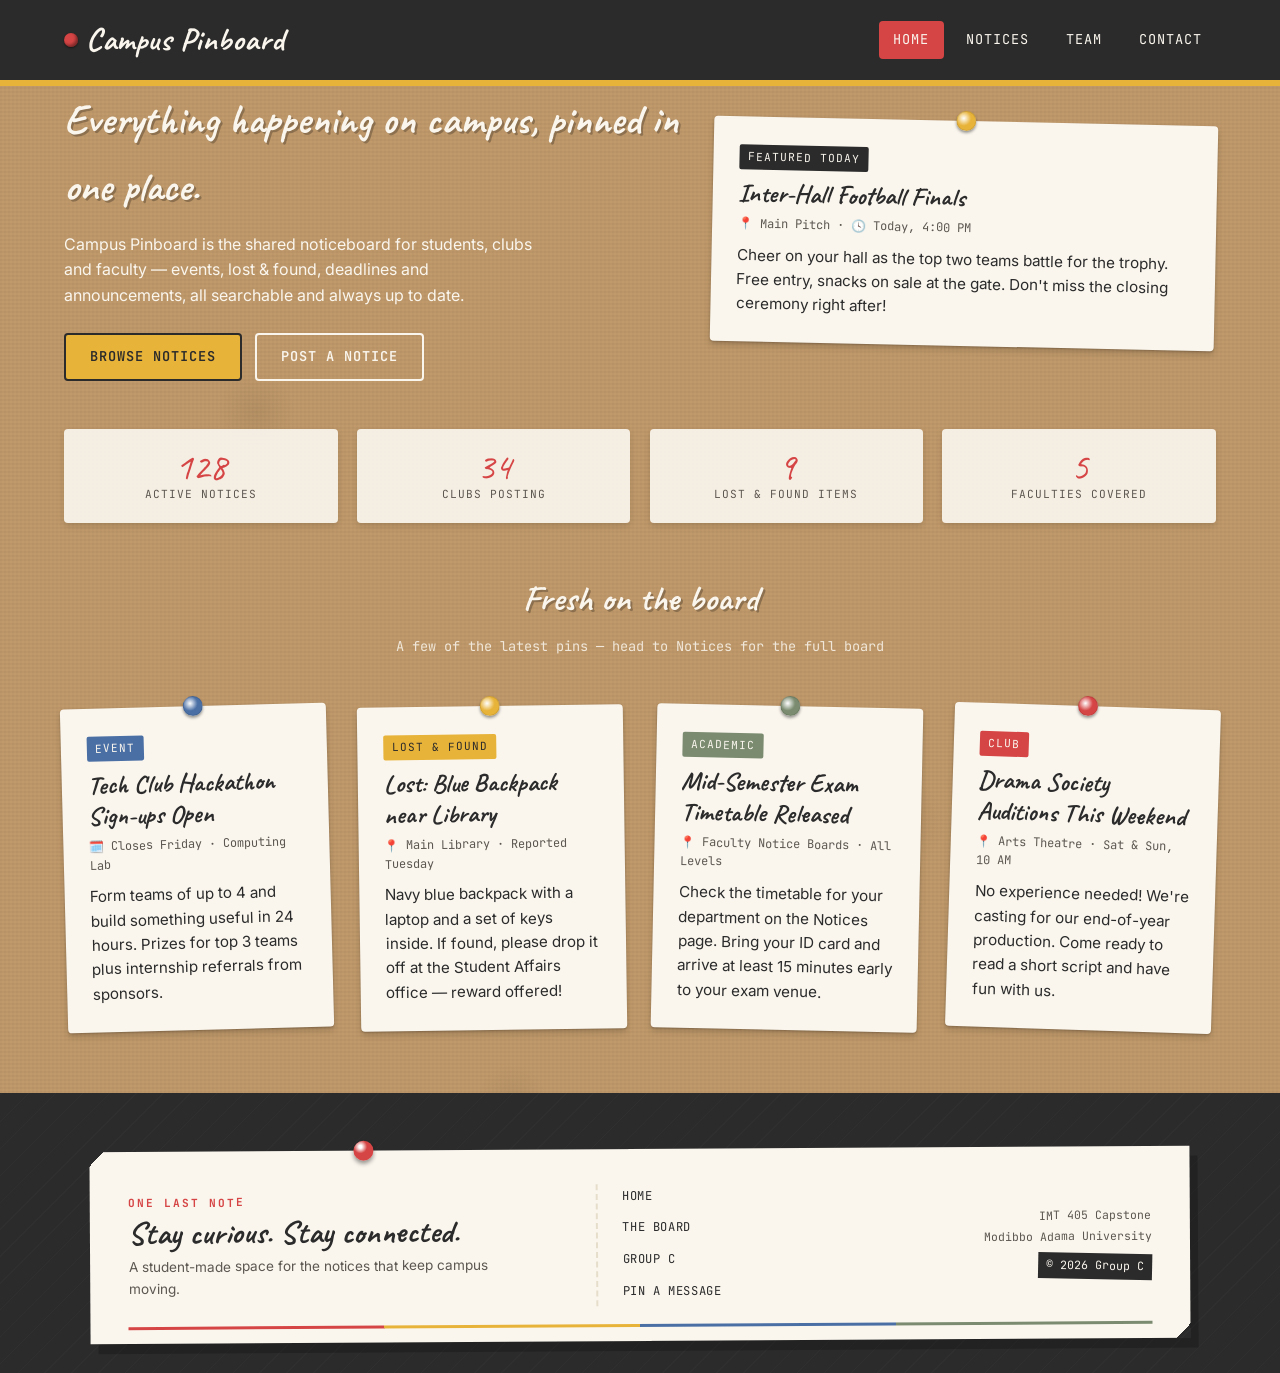
<file: index.html>
<!DOCTYPE html>
<html lang="en">
<head>
  <meta charset="UTF-8">
  <meta name="viewport" content="width=device-width, initial-scale=1.0">
  <title>Campus Pinboard — University Notice Board</title>
  <meta name="description" content="Campus Pinboard: the digital noticeboard for events, lost & found, club announcements and academic alerts.">
  <link rel="stylesheet" href="css/style.css">
</head>
<body>
  <a href="#main" class="skip-link">Skip to content</a>

  <header class="site-header">
    <nav class="nav">
      <a href="index.html" class="nav-brand"><span class="pin-dot"></span>Campus Pinboard</a>
      <button class="nav-toggle" aria-label="Open navigation" aria-expanded="false" id="navToggle">☰</button>
      <ul class="nav-links" id="navLinks">
        <li><a href="index.html" class="active">Home</a></li>
        <li><a href="notices.html">Notices</a></li>
        <li><a href="team.html">Team</a></li>
        <li><a href="contact.html">Contact</a></li>
      </ul>
    </nav>
  </header>

  <main id="main">
    <div class="hero-feature">
      <div class="intro">
        <h2>Everything happening on campus, pinned in one place.</h2>
        <p>Campus Pinboard is the shared noticeboard for students, clubs and faculty — events, lost &amp; found, deadlines and announcements, all searchable and always up to date.</p>
        <div class="cta-row">
          <a href="notices.html" class="btn">Browse notices</a>
          <a href="contact.html" class="btn btn-outline">Post a notice</a>
        </div>
      </div>
      <div class="pin-card rotate-2 pin-yellow">
        <span class="tag urgent">Featured Today</span>
        <h3>Inter-Hall Football Finals</h3>
        <p class="meta">📍 Main Pitch · 🕓 Today, 4:00 PM</p>
        <p>Cheer on your hall as the top two teams battle for the trophy. Free entry, snacks on sale at the gate. Don't miss the closing ceremony right after!</p>
      </div>
    </div>

    <section class="stats-strip" aria-label="Pinboard activity">
      <div class="stat-box">
        <div class="num">128</div>
        <div class="label">Active notices</div>
      </div>
      <div class="stat-box">
        <div class="num">34</div>
        <div class="label">Clubs posting</div>
      </div>
      <div class="stat-box">
        <div class="num">9</div>
        <div class="label">Lost &amp; found items</div>
      </div>
      <div class="stat-box">
        <div class="num">5</div>
        <div class="label">Faculties covered</div>
      </div>
    </section>

    <h2 class="section-title">Fresh on the board</h2>
    <p class="section-sub">A few of the latest pins — head to Notices for the full board</p>

    <div class="board">
      <div class="board-grid">
        <article class="pin-card rotate-1 pin-blue">
          <span class="tag event">Event</span>
          <h3>Tech Club Hackathon Sign-ups Open</h3>
          <p class="meta">🗓️ Closes Friday · Computing Lab</p>
          <p>Form teams of up to 4 and build something useful in 24 hours. Prizes for top 3 teams plus internship referrals from sponsors.</p>
        </article>

        <article class="pin-card rotate-3 pin-yellow">
          <span class="tag lost-found">Lost &amp; Found</span>
          <h3>Lost: Blue Backpack near Library</h3>
          <p class="meta">📍 Main Library · Reported Tuesday</p>
          <p>Navy blue backpack with a laptop and a set of keys inside. If found, please drop it off at the Student Affairs office — reward offered!</p>
        </article>

        <article class="pin-card rotate-2 pin-sage">
          <span class="tag academic">Academic</span>
          <h3>Mid-Semester Exam Timetable Released</h3>
          <p class="meta">📍 Faculty Notice Boards · All Levels</p>
          <p>Check the timetable for your department on the Notices page. Bring your ID card and arrive at least 15 minutes early to your exam venue.</p>
        </article>

        <article class="pin-card rotate-4 pin-red">
          <span class="tag club">Club</span>
          <h3>Drama Society Auditions This Weekend</h3>
          <p class="meta">📍 Arts Theatre · Sat &amp; Sun, 10 AM</p>
          <p>No experience needed! We're casting for our end-of-year production. Come ready to read a short script and have fun with us.</p>
        </article>
      </div>
    </div>
  </main>

  <footer class="site-footer">
    <div class="footer-note">
      <div class="footer-brand">
        <span class="footer-pin" aria-hidden="true"></span>
        <p class="footer-kicker">One last note</p>
        <p class="footer-title">Stay curious. Stay connected.</p>
        <p class="footer-copy">A student-made space for the notices that keep campus moving.</p>
      </div>
      <nav class="footer-links" aria-label="Footer navigation">
        <a href="index.html">Home</a>
        <a href="notices.html">The Board</a>
        <a href="team.html">Group C</a>
        <a href="contact.html">Pin a Message</a>
      </nav>
      <div class="footer-signoff">
        <p>IMT 405 Capstone</p>
        <p>Modibbo Adama University</p>
        <p class="footer-year">&copy; 2026 Group C</p>
      </div>
    </div>
  </footer>

  <script src="js/main.js"></script>
</body>
</html>
</file>
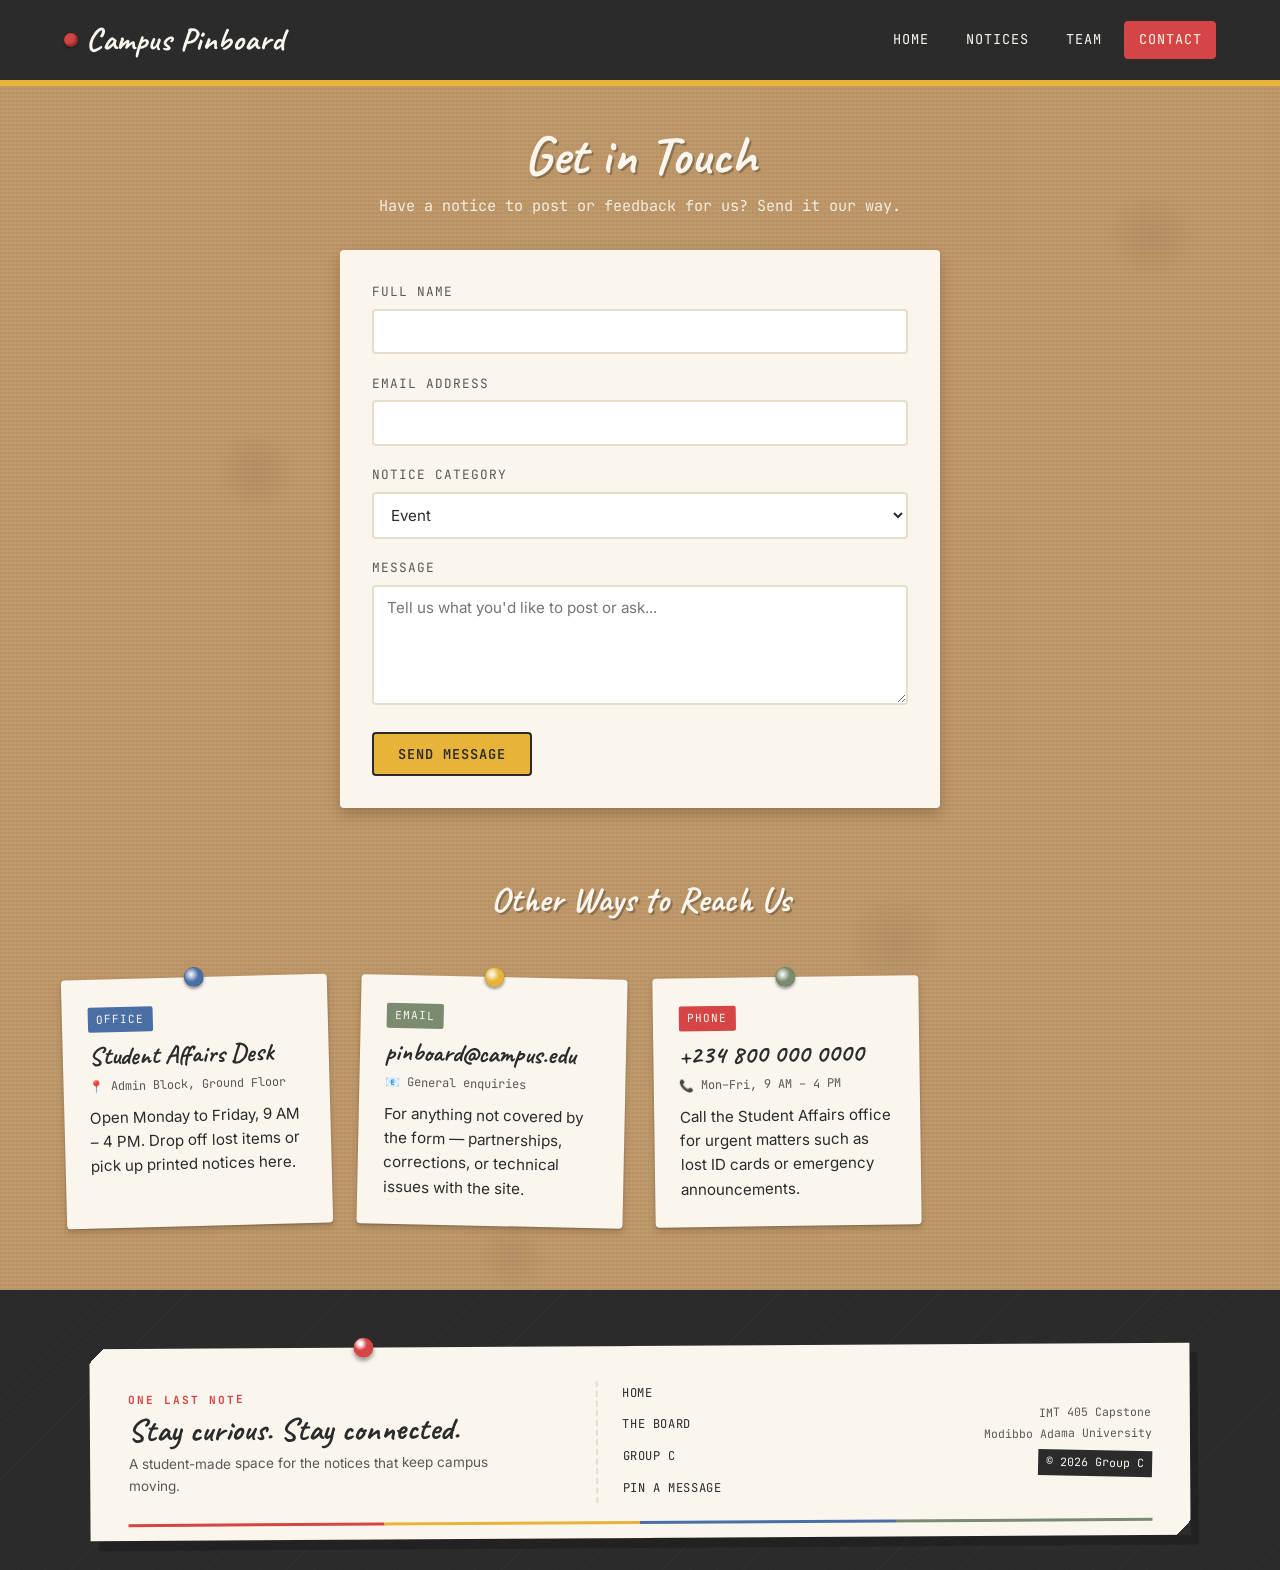
<file: contact.html>
<!DOCTYPE html>
<html lang="en">
<head>
  <meta charset="UTF-8">
  <meta name="viewport" content="width=device-width, initial-scale=1.0">
  <title>Contact — Campus Pinboard</title>
  <meta name="description" content="Contact the Campus Pinboard team or submit a notice to be posted on the board.">
  <link rel="stylesheet" href="css/style.css">
</head>
<body>
  <a href="#main" class="skip-link">Skip to content</a>

  <header class="site-header">
    <nav class="nav">
      <a href="index.html" class="nav-brand"><span class="pin-dot"></span>Campus Pinboard</a>
      <button class="nav-toggle" aria-label="Open navigation" aria-expanded="false" id="navToggle">☰</button>
      <ul class="nav-links" id="navLinks">
        <li><a href="index.html">Home</a></li>
        <li><a href="notices.html">Notices</a></li>
        <li><a href="team.html">Team</a></li>
        <li><a href="contact.html" class="active">Contact</a></li>
      </ul>
    </nav>
  </header>

  <main id="main">
    <div class="page-hero">
      <h1>Get in Touch</h1>
      <p>Have a notice to post or feedback for us? Send it our way.</p>
    </div>

    <div class="board">
      <div class="form-card">
        <form id="contactForm" novalidate>
          <div class="form-group">
            <label for="name">Full name</label>
            <input type="text" id="name" name="name" required>
          </div>

          <div class="form-group">
            <label for="email">Email address</label>
            <input type="email" id="email" name="email" required>
          </div>

          <div class="form-group">
            <label for="category">Notice category</label>
            <select id="category" name="category">
              <option value="event">Event</option>
              <option value="academic">Academic</option>
              <option value="lost-found">Lost &amp; Found</option>
              <option value="club">Club</option>
              <option value="general">General Enquiry</option>
            </select>
          </div>

          <div class="form-group">
            <label for="message">Message</label>
            <textarea id="message" name="message" required placeholder="Tell us what you'd like to post or ask..."></textarea>
          </div>

          <button type="submit" class="btn">Send message</button>
          <div class="form-status" id="formStatus" role="alert"></div>
        </form>
      </div>
    </div>

    <h2 class="section-title">Other Ways to Reach Us</h2>
    <div class="board">
      <div class="board-grid">
        <article class="pin-card rotate-1 pin-blue">
          <span class="tag event">Office</span>
          <h3>Student Affairs Desk</h3>
          <p class="meta">📍 Admin Block, Ground Floor</p>
          <p>Open Monday to Friday, 9 AM – 4 PM. Drop off lost items or pick up printed notices here.</p>
        </article>

        <article class="pin-card rotate-2 pin-yellow">
          <span class="tag academic">Email</span>
          <h3>pinboard@campus.edu</h3>
          <p class="meta">📧 General enquiries</p>
          <p>For anything not covered by the form — partnerships, corrections, or technical issues with the site.</p>
        </article>

        <article class="pin-card rotate-3 pin-sage">
          <span class="tag club">Phone</span>
          <h3>+234 800 000 0000</h3>
          <p class="meta">📞 Mon–Fri, 9 AM – 4 PM</p>
          <p>Call the Student Affairs office for urgent matters such as lost ID cards or emergency announcements.</p>
        </article>
      </div>
    </div>
  </main>

  <footer class="site-footer">
    <div class="footer-note">
      <div class="footer-brand">
        <span class="footer-pin" aria-hidden="true"></span>
        <p class="footer-kicker">One last note</p>
        <p class="footer-title">Stay curious. Stay connected.</p>
        <p class="footer-copy">A student-made space for the notices that keep campus moving.</p>
      </div>
      <nav class="footer-links" aria-label="Footer navigation">
        <a href="index.html">Home</a>
        <a href="notices.html">The Board</a>
        <a href="team.html">Group C</a>
        <a href="contact.html">Pin a Message</a>
      </nav>
      <div class="footer-signoff">
        <p>IMT 405 Capstone</p>
        <p>Modibbo Adama University</p>
        <p class="footer-year">&copy; 2026 Group C</p>
      </div>
    </div>
  </footer>

  <script src="js/main.js"></script>
</body>
</html>
</file>
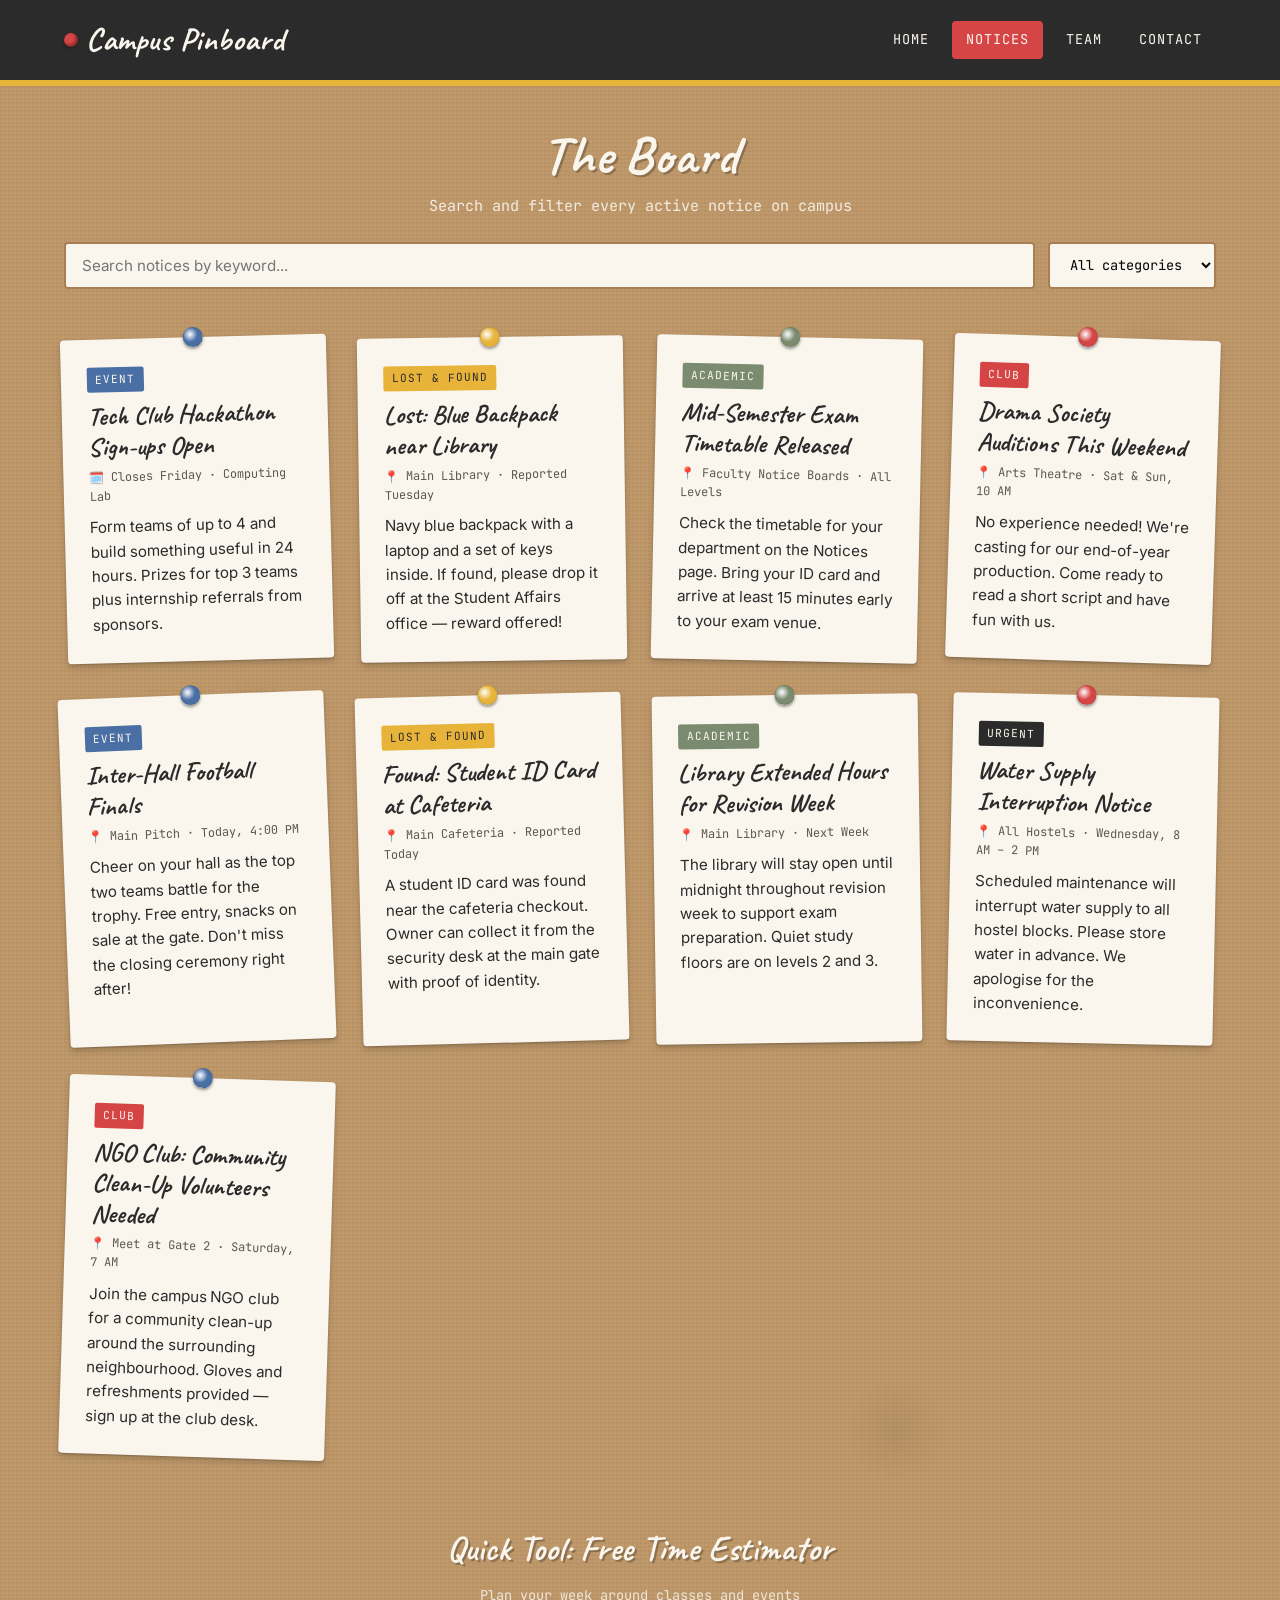
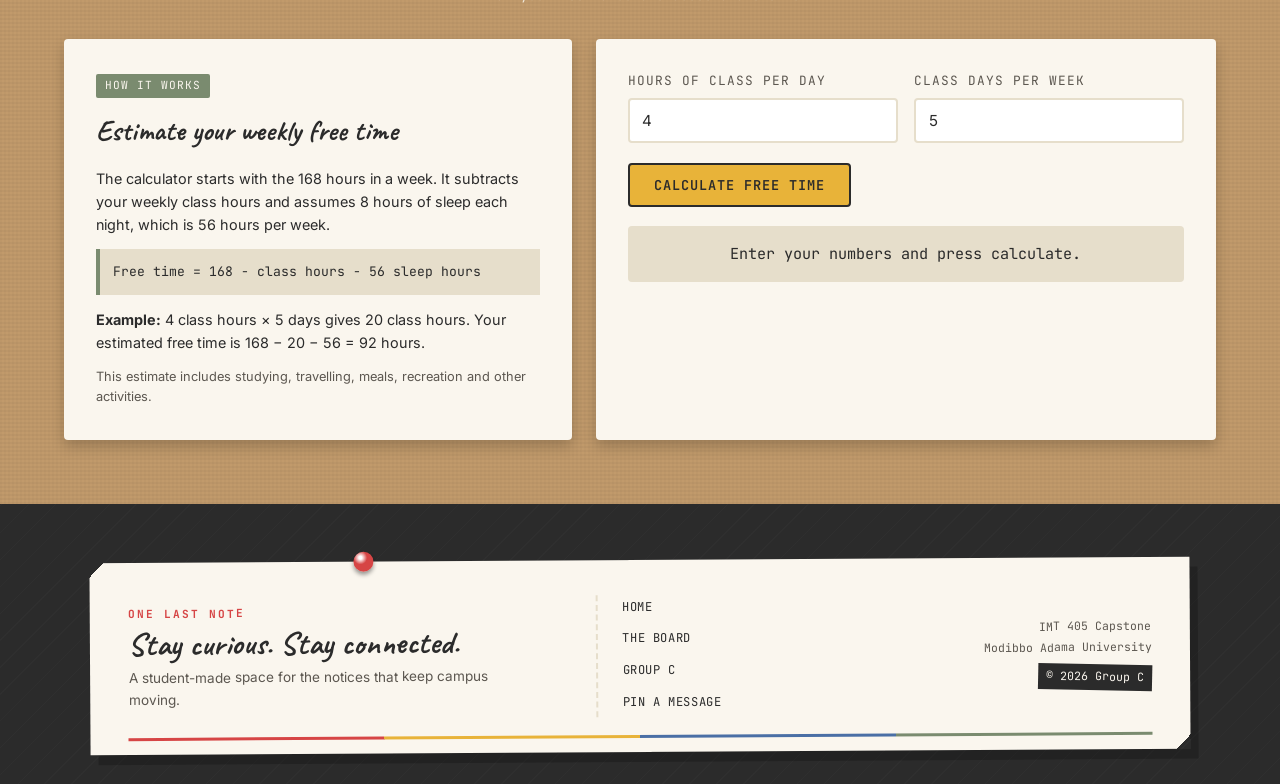
<file: notices.html>
<!DOCTYPE html>
<html lang="en">
<head>
  <meta charset="UTF-8">
  <meta name="viewport" content="width=device-width, initial-scale=1.0">
  <title>Notices — Campus Pinboard</title>
  <meta name="description" content="Browse and search all campus notices: events, lost & found, academic alerts and club announcements.">
  <link rel="stylesheet" href="css/style.css">
</head>
<body>
  <a href="#main" class="skip-link">Skip to content</a>

  <header class="site-header">
    <nav class="nav">
      <a href="index.html" class="nav-brand"><span class="pin-dot"></span>Campus Pinboard</a>
      <button class="nav-toggle" aria-label="Open navigation" aria-expanded="false" id="navToggle">☰</button>
      <ul class="nav-links" id="navLinks">
        <li><a href="index.html">Home</a></li>
        <li><a href="notices.html" class="active">Notices</a></li>
        <li><a href="team.html">Team</a></li>
        <li><a href="contact.html">Contact</a></li>
      </ul>
    </nav>
  </header>

  <main id="main">
    <div class="page-hero">
      <h1>The Board</h1>
      <p>Search and filter every active notice on campus</p>
    </div>

    <div class="filter-bar">
      <input type="search" id="searchInput" placeholder="Search notices by keyword..." aria-label="Search notices">
      <select id="categoryFilter" aria-label="Filter by category">
        <option value="all">All categories</option>
        <option value="event">Events</option>
        <option value="academic">Academic</option>
        <option value="lost-found">Lost &amp; Found</option>
        <option value="club">Clubs</option>
        <option value="urgent">Urgent</option>
      </select>
    </div>

    <p class="no-results" id="noResults">No notices match your search. Try a different keyword or category.</p>

    <div class="board">
      <div class="board-grid" id="noticeGrid">

        <article class="pin-card rotate-1 pin-blue" data-category="event" data-text="tech club hackathon sign-ups open computing lab teams build prizes">
          <span class="tag event">Event</span>
          <h3>Tech Club Hackathon Sign-ups Open</h3>
          <p class="meta">🗓️ Closes Friday · Computing Lab</p>
          <p>Form teams of up to 4 and build something useful in 24 hours. Prizes for top 3 teams plus internship referrals from sponsors.</p>
        </article>

        <article class="pin-card rotate-3 pin-yellow" data-category="lost-found" data-text="lost blue backpack library laptop keys reward">
          <span class="tag lost-found">Lost &amp; Found</span>
          <h3>Lost: Blue Backpack near Library</h3>
          <p class="meta">📍 Main Library · Reported Tuesday</p>
          <p>Navy blue backpack with a laptop and a set of keys inside. If found, please drop it off at the Student Affairs office — reward offered!</p>
        </article>

        <article class="pin-card rotate-2 pin-sage" data-category="academic" data-text="mid-semester exam timetable departments faculty notice id card">
          <span class="tag academic">Academic</span>
          <h3>Mid-Semester Exam Timetable Released</h3>
          <p class="meta">📍 Faculty Notice Boards · All Levels</p>
          <p>Check the timetable for your department on the Notices page. Bring your ID card and arrive at least 15 minutes early to your exam venue.</p>
        </article>

        <article class="pin-card rotate-4 pin-red" data-category="club" data-text="drama society auditions arts theatre script production">
          <span class="tag club">Club</span>
          <h3>Drama Society Auditions This Weekend</h3>
          <p class="meta">📍 Arts Theatre · Sat &amp; Sun, 10 AM</p>
          <p>No experience needed! We're casting for our end-of-year production. Come ready to read a short script and have fun with us.</p>
        </article>

        <article class="pin-card rotate-5 pin-blue" data-category="event" data-text="inter-hall football finals main pitch trophy snacks closing ceremony">
          <span class="tag event">Event</span>
          <h3>Inter-Hall Football Finals</h3>
          <p class="meta">📍 Main Pitch · Today, 4:00 PM</p>
          <p>Cheer on your hall as the top two teams battle for the trophy. Free entry, snacks on sale at the gate. Don't miss the closing ceremony right after!</p>
        </article>

        <article class="pin-card rotate-1 pin-yellow" data-category="lost-found" data-text="found student id card cafeteria collect security desk">
          <span class="tag lost-found">Lost &amp; Found</span>
          <h3>Found: Student ID Card at Cafeteria</h3>
          <p class="meta">📍 Main Cafeteria · Reported Today</p>
          <p>A student ID card was found near the cafeteria checkout. Owner can collect it from the security desk at the main gate with proof of identity.</p>
        </article>

        <article class="pin-card rotate-3 pin-sage" data-category="academic" data-text="library extended hours late night study revision week opening times">
          <span class="tag academic">Academic</span>
          <h3>Library Extended Hours for Revision Week</h3>
          <p class="meta">📍 Main Library · Next Week</p>
          <p>The library will stay open until midnight throughout revision week to support exam preparation. Quiet study floors are on levels 2 and 3.</p>
        </article>

        <article class="pin-card rotate-2 pin-red" data-category="urgent" data-text="water supply maintenance interruption hostels notice">
          <span class="tag urgent">Urgent</span>
          <h3>Water Supply Interruption Notice</h3>
          <p class="meta">📍 All Hostels · Wednesday, 8 AM – 2 PM</p>
          <p>Scheduled maintenance will interrupt water supply to all hostel blocks. Please store water in advance. We apologise for the inconvenience.</p>
        </article>

        <article class="pin-card rotate-4 pin-blue" data-category="club" data-text="ngo volunteer outreach community clean-up sign up charity">
          <span class="tag club">Club</span>
          <h3>NGO Club: Community Clean-Up Volunteers Needed</h3>
          <p class="meta">📍 Meet at Gate 2 · Saturday, 7 AM</p>
          <p>Join the campus NGO club for a community clean-up around the surrounding neighbourhood. Gloves and refreshments provided — sign up at the club desk.</p>
        </article>

      </div>
    </div>

    <h2 class="section-title">Quick Tool: Free Time Estimator</h2>
    <p class="section-sub">Plan your week around classes and events</p>

    <div class="board">
      <div class="calculator-layout">
        <article class="calc-explanation">
          <span class="tag academic">How it works</span>
          <h3>Estimate your weekly free time</h3>
          <p>The calculator starts with the 168 hours in a week. It subtracts your weekly class hours and assumes 8 hours of sleep each night, which is 56 hours per week.</p>
          <p class="calc-formula">Free time = 168 − class hours − 56 sleep hours</p>
          <p><strong>Example:</strong> 4 class hours × 5 days gives 20 class hours. Your estimated free time is 168 − 20 − 56 = 92 hours.</p>
          <p class="calc-note">This estimate includes studying, travelling, meals, recreation and other activities.</p>
        </article>

        <div class="form-card">
          <div class="calc-grid">
            <div class="form-group">
              <label for="hoursPerDay">Hours of class per day</label>
              <input type="number" id="hoursPerDay" min="0" max="24" step="0.5" value="4">
            </div>
            <div class="form-group">
              <label for="daysPerWeek">Class days per week</label>
              <input type="number" id="daysPerWeek" min="0" max="7" step="1" value="5">
            </div>
          </div>
          <button class="btn" id="calcBtn" type="button">Calculate free time</button>
          <div class="calc-result" id="calcResult" aria-live="polite">
            Enter your numbers and press calculate.
          </div>
        </div>
      </div>
    </div>
  </main>

  <footer class="site-footer">
    <div class="footer-note">
      <div class="footer-brand">
        <span class="footer-pin" aria-hidden="true"></span>
        <p class="footer-kicker">One last note</p>
        <p class="footer-title">Stay curious. Stay connected.</p>
        <p class="footer-copy">A student-made space for the notices that keep campus moving.</p>
      </div>
      <nav class="footer-links" aria-label="Footer navigation">
        <a href="index.html">Home</a>
        <a href="notices.html">The Board</a>
        <a href="team.html">Group C</a>
        <a href="contact.html">Pin a Message</a>
      </nav>
      <div class="footer-signoff">
        <p>IMT 405 Capstone</p>
        <p>Modibbo Adama University</p>
        <p class="footer-year">&copy; 2026 Group C</p>
      </div>
    </div>
  </footer>

  <script src="js/main.js"></script>
</body>
</html>
</file>
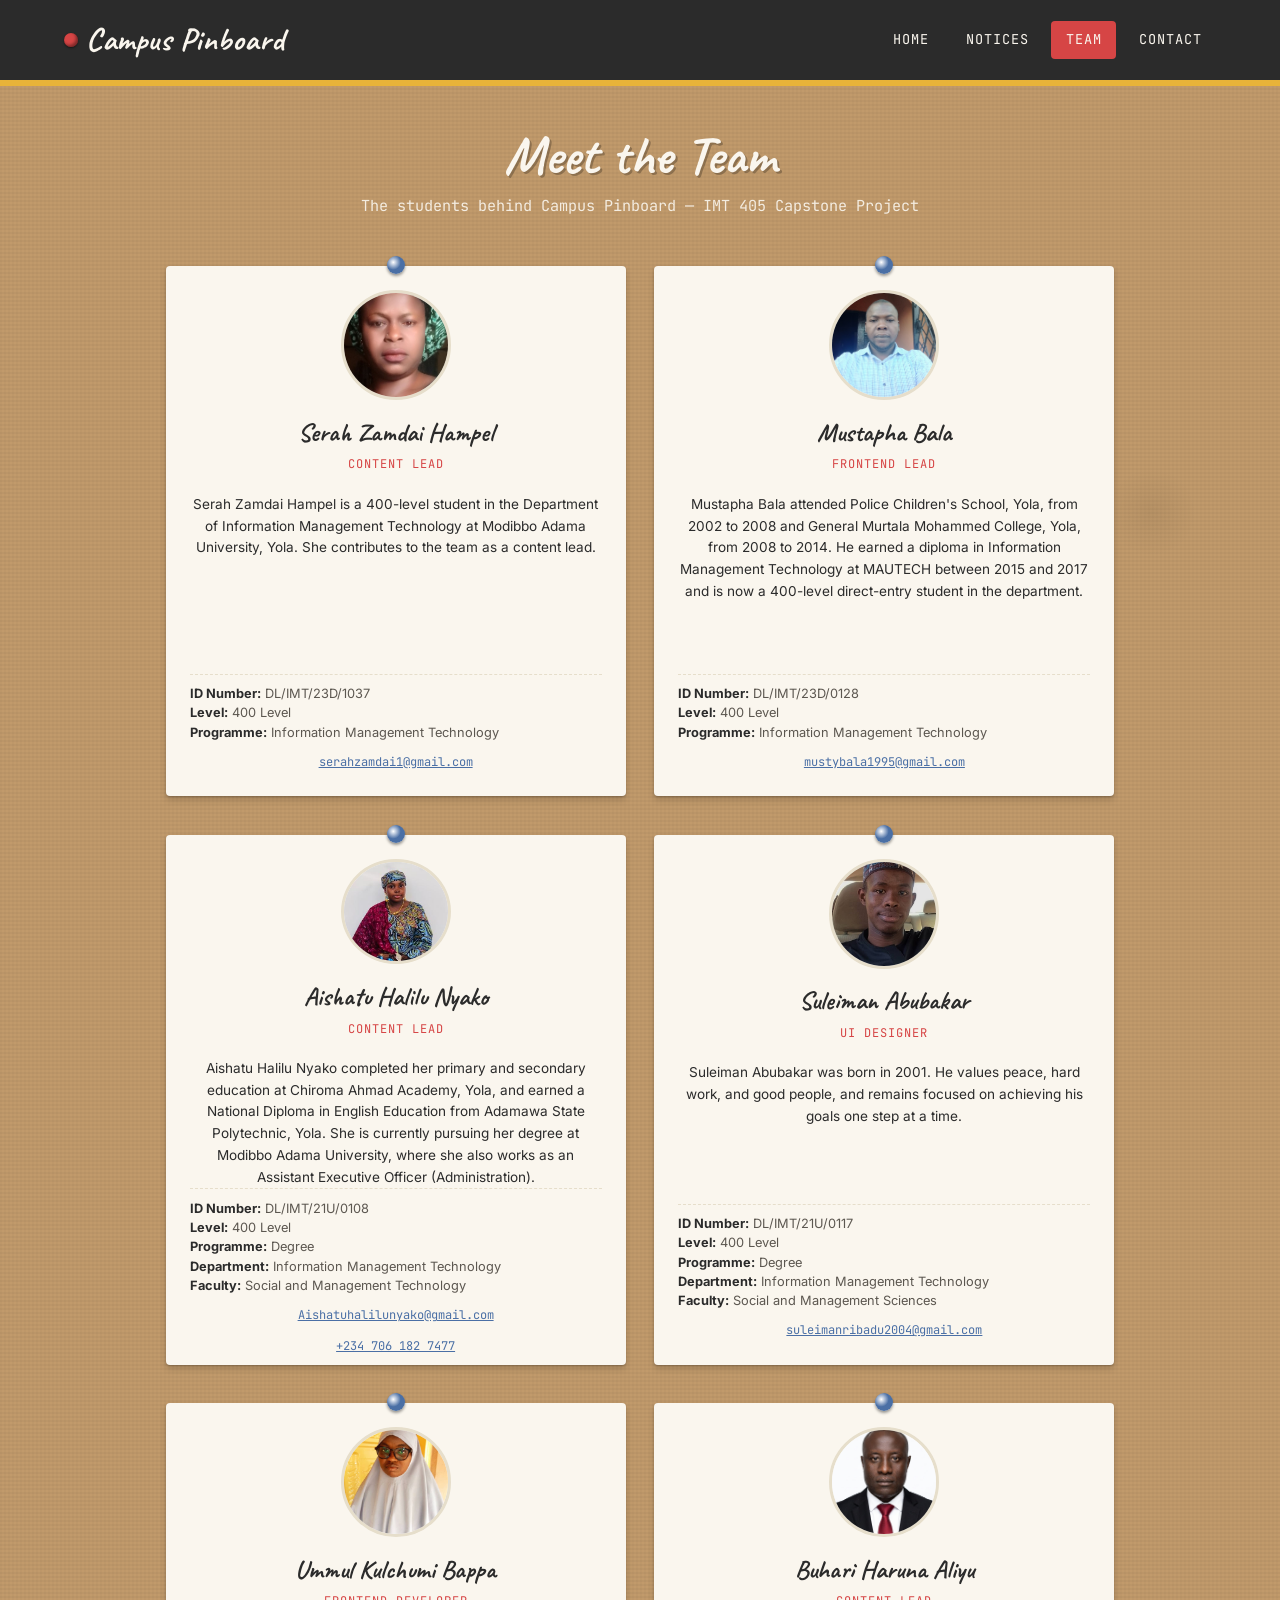
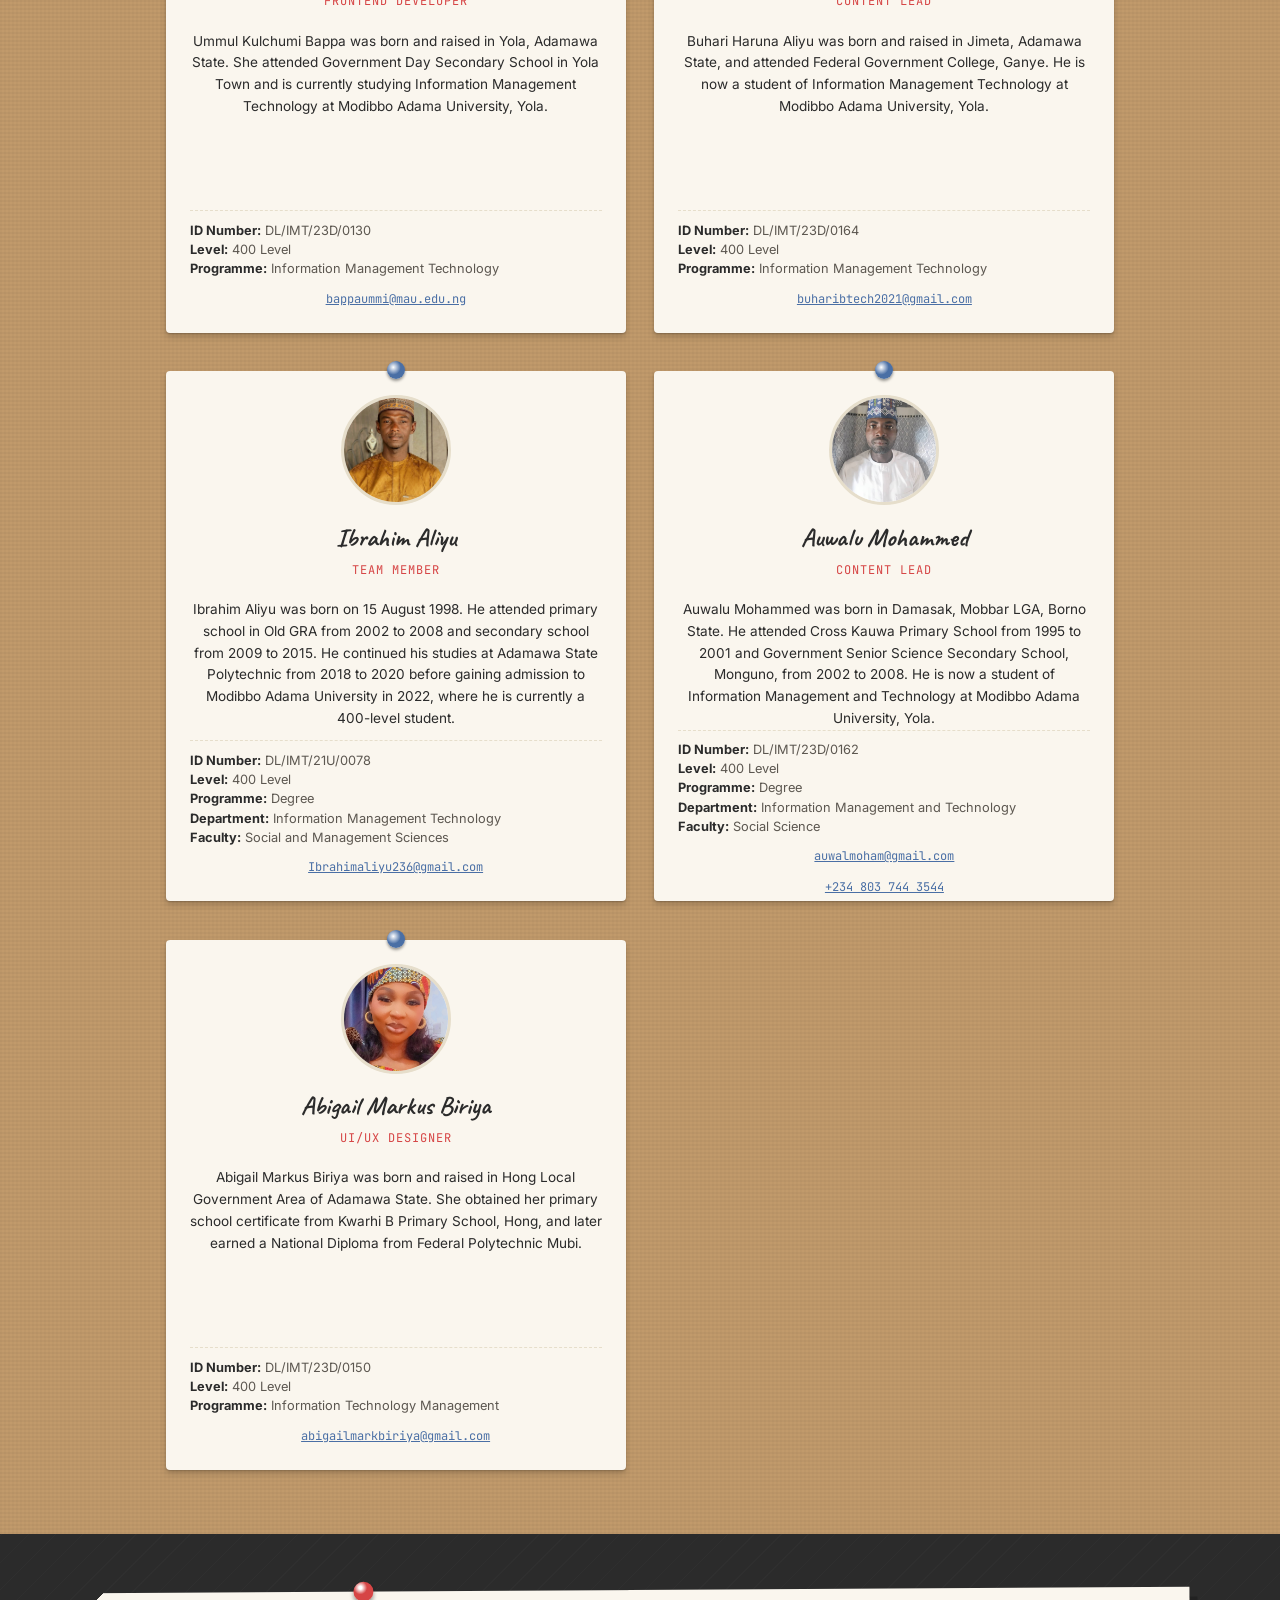
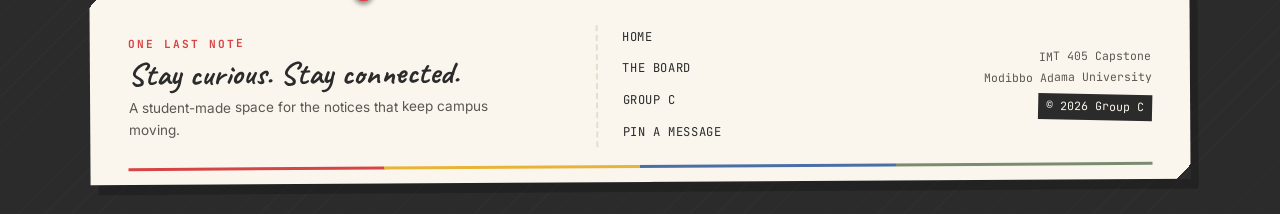
<file: team.html>
<!DOCTYPE html>
<html lang="en">
<head>
  <meta charset="UTF-8">
  <meta name="viewport" content="width=device-width, initial-scale=1.0">
  <title>Meet the Team — Campus Pinboard</title>
  <meta name="description" content="Meet the student team behind Campus Pinboard, IMT 405 capstone project.">
  <link rel="stylesheet" href="css/style.css">
</head>
<body>
  <a href="#main" class="skip-link">Skip to content</a>

  <header class="site-header">
    <nav class="nav">
      <a href="index.html" class="nav-brand"><span class="pin-dot"></span>Campus Pinboard</a>
      <button class="nav-toggle" aria-label="Open navigation" aria-expanded="false" id="navToggle">☰</button>
      <ul class="nav-links" id="navLinks">
        <li><a href="index.html">Home</a></li>
        <li><a href="notices.html">Notices</a></li>
        <li><a href="team.html" class="active">Team</a></li>
        <li><a href="contact.html">Contact</a></li>
      </ul>
    </nav>
  </header>

  <main id="main">
    <div class="page-hero">
      <h1>Meet the Team</h1>
      <p>The students behind Campus Pinboard — IMT 405 Capstone Project</p>
    </div>

    <div class="board">
      <div class="team-grid">

        <article class="team-card">
          <img src="images/serah.jpeg" alt="Professional headshot of Serah Zamdai Hampel">
          <h3>Serah Zamdai Hampel</h3>
          <p class="role">Content Lead</p>
          <p class="bio">Serah Zamdai Hampel is a 400-level student in the Department of Information Management Technology at Modibbo Adama University, Yola. She contributes to the team as a content lead.</p>
          <div class="details">
            <p><strong>ID Number:</strong> DL/IMT/23D/1037</p>
            <p><strong>Level:</strong> 400 Level</p>
            <p><strong>Programme:</strong> Information Management Technology</p>
          </div>
          <a href="mailto:serahzamdai1@gmail.com" class="contact-link">serahzamdai1@gmail.com</a>
        </article>

        <article class="team-card">
          <img src="images/mustapha.jpeg" alt="Professional headshot of Mustapha Bala">
          <h3>Mustapha Bala</h3>
          <p class="role">Frontend Lead</p>
          <p class="bio">Mustapha Bala attended Police Children's School, Yola, from 2002 to 2008 and General Murtala Mohammed College, Yola, from 2008 to 2014. He earned a diploma in Information Management Technology at MAUTECH between 2015 and 2017 and is now a 400-level direct-entry student in the department.</p>
          <div class="details">
            <p><strong>ID Number:</strong> DL/IMT/23D/0128</p>
            <p><strong>Level:</strong> 400 Level</p>
            <p><strong>Programme:</strong> Information Management Technology</p>
          </div>
          <a href="mailto:mustybala1995@gmail.com" class="contact-link">mustybala1995@gmail.com</a>
        </article>

        <article class="team-card">
          <img src="images/aisha.jpeg" alt="Professional headshot of Aishatu Halilu Nyako">
          <h3>Aishatu Halilu Nyako</h3>
          <p class="role">Content Lead</p>
          <p class="bio">Aishatu Halilu Nyako completed her primary and secondary education at Chiroma Ahmad Academy, Yola, and earned a National Diploma in English Education from Adamawa State Polytechnic, Yola. She is currently pursuing her degree at Modibbo Adama University, where she also works as an Assistant Executive Officer (Administration).</p>
          <div class="details">
            <p><strong>ID Number:</strong> DL/IMT/21U/0108</p>
            <p><strong>Level:</strong> 400 Level</p>
            <p><strong>Programme:</strong> Degree</p>
            <p><strong>Department:</strong> Information Management Technology</p>
            <p><strong>Faculty:</strong> Social and Management Technology</p>
          </div>
          <a href="mailto:Aishatuhalilunyako@gmail.com" class="contact-link">Aishatuhalilunyako@gmail.com</a>
          <a href="tel:+2347061827477" class="contact-link">+234 706 182 7477</a>
        </article>

        <article class="team-card">
          <img src="images/suleiman.jpeg" alt="Professional headshot of Suleiman Abubakar">
          <h3>Suleiman Abubakar</h3>
          <p class="role">UI Designer</p>
          <p class="bio">Suleiman Abubakar was born in 2001. He values peace, hard work, and good people, and remains focused on achieving his goals one step at a time.</p>
          <div class="details">
            <p><strong>ID Number:</strong> DL/IMT/21U/0117</p>
            <p><strong>Level:</strong> 400 Level</p>
            <p><strong>Programme:</strong> Degree</p>
            <p><strong>Department:</strong> Information Management Technology</p>
            <p><strong>Faculty:</strong> Social and Management Sciences</p>
          </div>
          <a href="mailto:suleimanribadu2004@gmail.com" class="contact-link">suleimanribadu2004@gmail.com</a>
        </article>

        <article class="team-card">
          <img src="images/ummulkulchumi.jpeg" alt="Professional headshot of Ummul Kulchumi Bappa">
          <h3>Ummul Kulchumi Bappa</h3>
          <p class="role">Frontend Developer</p>
          <p class="bio">Ummul Kulchumi Bappa was born and raised in Yola, Adamawa State. She attended Government Day Secondary School in Yola Town and is currently studying Information Management Technology at Modibbo Adama University, Yola.</p>
          <div class="details">
            <p><strong>ID Number:</strong> DL/IMT/23D/0130</p>
            <p><strong>Level:</strong> 400 Level</p>
            <p><strong>Programme:</strong> Information Management Technology</p>
          </div>
          <a href="mailto:bappaummi@mau.edu.ng" class="contact-link">bappaummi@mau.edu.ng</a>
        </article>

        <article class="team-card">
          <img src="images/buhari.jpeg" alt="Professional headshot of Buhari Haruna Aliyu">
          <h3>Buhari Haruna Aliyu</h3>
          <p class="role">Content Lead</p>
          <p class="bio">Buhari Haruna Aliyu was born and raised in Jimeta, Adamawa State, and attended Federal Government College, Ganye. He is now a student of Information Management Technology at Modibbo Adama University, Yola.</p>
          <div class="details">
            <p><strong>ID Number:</strong> DL/IMT/23D/0164</p>
            <p><strong>Level:</strong> 400 Level</p>
            <p><strong>Programme:</strong> Information Management Technology</p>
          </div>
          <a href="mailto:buharibtech2021@gmail.com" class="contact-link">buharibtech2021@gmail.com</a>
        </article>

        <article class="team-card">
          <img src="images/ibrahim.jpeg" alt="Professional headshot of Ibrahim Aliyu">
          <h3>Ibrahim Aliyu</h3>
          <p class="role">Team Member</p>
          <p class="bio">Ibrahim Aliyu was born on 15 August 1998. He attended primary school in Old GRA from 2002 to 2008 and secondary school from 2009 to 2015. He continued his studies at Adamawa State Polytechnic from 2018 to 2020 before gaining admission to Modibbo Adama University in 2022, where he is currently a 400-level student.</p>
          <div class="details">
            <p><strong>ID Number:</strong> DL/IMT/21U/0078</p>
            <p><strong>Level:</strong> 400 Level</p>
            <p><strong>Programme:</strong> Degree</p>
            <p><strong>Department:</strong> Information Management Technology</p>
            <p><strong>Faculty:</strong> Social and Management Sciences</p>
          </div>
          <a href="mailto:Ibrahimaliyu236@gmail.com" class="contact-link">Ibrahimaliyu236@gmail.com</a>
        </article>

        <article class="team-card">
          <img src="images/auwal-muhammed.jpeg" alt="Professional headshot of Auwalu Mohammed">
          <h3>Auwalu Mohammed</h3>
          <p class="role">Content Lead</p>
          <p class="bio">Auwalu Mohammed was born in Damasak, Mobbar LGA, Borno State. He attended Cross Kauwa Primary School from 1995 to 2001 and Government Senior Science Secondary School, Monguno, from 2002 to 2008. He is now a student of Information Management and Technology at Modibbo Adama University, Yola.</p>
          <div class="details">
            <p><strong>ID Number:</strong> DL/IMT/23D/0162</p>
            <p><strong>Level:</strong> 400 Level</p>
            <p><strong>Programme:</strong> Degree</p>
            <p><strong>Department:</strong> Information Management and Technology</p>
            <p><strong>Faculty:</strong> Social Science</p>
          </div>
          <a href="mailto:auwalmoham@gmail.com" class="contact-link">auwalmoham@gmail.com</a>
          <a href="tel:+2348037443544" class="contact-link">+234 803 744 3544</a>
        </article>

        <article class="team-card">
          <img src="images/abigal.jpeg" alt="Professional headshot of Abigail Markus Biriya">
          <h3>Abigail Markus Biriya</h3>
          <p class="role">UI/UX Designer</p>
          <p class="bio">Abigail Markus Biriya was born and raised in Hong Local Government Area of Adamawa State. She obtained her primary school certificate from Kwarhi B Primary School, Hong, and later earned a National Diploma from Federal Polytechnic Mubi.</p>
          <div class="details">
            <p><strong>ID Number:</strong> DL/IMT/23D/0150</p>
            <p><strong>Level:</strong> 400 Level</p>
            <p><strong>Programme:</strong> Information Technology Management</p>
          </div>
          <a href="mailto:abigailmarkbiriya@gmail.com" class="contact-link">abigailmarkbiriya@gmail.com</a>
        </article>

      </div>
    </div>
  </main>

  <footer class="site-footer">
    <div class="footer-note">
      <div class="footer-brand">
        <span class="footer-pin" aria-hidden="true"></span>
        <p class="footer-kicker">One last note</p>
        <p class="footer-title">Stay curious. Stay connected.</p>
        <p class="footer-copy">A student-made space for the notices that keep campus moving.</p>
      </div>
      <nav class="footer-links" aria-label="Footer navigation">
        <a href="index.html">Home</a>
        <a href="notices.html">The Board</a>
        <a href="team.html">Group C</a>
        <a href="contact.html">Pin a Message</a>
      </nav>
      <div class="footer-signoff">
        <p>IMT 405 Capstone</p>
        <p>Modibbo Adama University</p>
        <p class="footer-year">&copy; 2026 Group C</p>
      </div>
    </div>
  </footer>

  <script src="js/main.js"></script>
</body>
</html>
</file>
<file: css/style.css>
/* ============================================
   Campus Noticeboard — Shared Styles
   ============================================ */

@import url('https://fonts.googleapis.com/css2?family=Caveat:wght@500;600;700&family=Inter:wght@400;500;600;700&family=JetBrains+Mono:wght@400;500&display=swap');

:root {
  --cork: #C19A6B;
  --cork-dark: #A87F54;
  --paper: #FAF6EE;
  --paper-shadow: #E6DECB;
  --ink: #2B2B2B;
  --ink-light: #5C5750;
  --pin-red: #D64545;
  --pin-blue: #4A6FA5;
  --pin-yellow: #E8B339;
  --pin-sage: #7A8B6F;

  --font-display: 'Caveat', cursive;
  --font-body: 'Inter', sans-serif;
  --font-mono: 'JetBrains Mono', monospace;

  --radius: 4px;
}

* {
  margin: 0;
  padding: 0;
  box-sizing: border-box;
}

html {
  scroll-behavior: smooth;
}

body {
  font-family: var(--font-body);
  color: var(--ink);
  background-color: var(--cork);
  background-image:
    radial-gradient(circle at 20% 30%, rgba(0,0,0,0.06) 0, transparent 40px),
    radial-gradient(circle at 70% 60%, rgba(0,0,0,0.05) 0, transparent 50px),
    radial-gradient(circle at 40% 80%, rgba(0,0,0,0.05) 0, transparent 35px),
    radial-gradient(circle at 90% 15%, rgba(0,0,0,0.05) 0, transparent 45px),
    repeating-linear-gradient(0deg, rgba(0,0,0,0.03) 0 2px, transparent 2px 4px),
    repeating-linear-gradient(90deg, rgba(0,0,0,0.02) 0 2px, transparent 2px 4px);
  min-height: 100vh;
  line-height: 1.6;
}

a {
  color: inherit;
  text-decoration: none;
}

img {
  max-width: 100%;
  display: block;
}

/* ---------- Skip link for accessibility ---------- */
.skip-link {
  position: absolute;
  left: -999px;
  top: 0;
  background: var(--paper);
  color: var(--ink);
  padding: 0.5rem 1rem;
  z-index: 1000;
}
.skip-link:focus {
  left: 0;
}

/* ---------- Header / Navigation ---------- */
.site-header {
  background: var(--ink);
  border-bottom: 6px solid var(--pin-yellow);
  position: sticky;
  top: 0;
  z-index: 100;
}

.nav {
  max-width: 1200px;
  margin: 0 auto;
  display: flex;
  align-items: center;
  justify-content: space-between;
  padding: 0.9rem 1.5rem;
}

.nav-brand {
  font-family: var(--font-display);
  font-size: 2rem;
  font-weight: 700;
  color: var(--paper);
  display: flex;
  align-items: center;
  gap: 0.5rem;
  letter-spacing: 0.5px;
}

.nav-brand .pin-dot {
  width: 14px;
  height: 14px;
  background: var(--pin-red);
  border-radius: 50%;
  box-shadow: inset -2px -2px 3px rgba(0,0,0,0.4), 0 1px 2px rgba(0,0,0,0.5);
  display: inline-block;
}

.nav-links {
  display: flex;
  gap: 0.5rem;
  list-style: none;
  font-family: var(--font-mono);
  font-size: 0.85rem;
  text-transform: uppercase;
  letter-spacing: 1px;
}

.nav-links a {
  color: var(--paper);
  padding: 0.5rem 0.9rem;
  border-radius: var(--radius);
  transition: background 0.2s ease, color 0.2s ease;
  display: inline-block;
}

.nav-links a:hover,
.nav-links a:focus-visible {
  background: var(--pin-yellow);
  color: var(--ink);
  outline: none;
}

.nav-links a.active {
  background: var(--pin-red);
  color: var(--paper);
}

.nav-toggle {
  display: none;
  background: none;
  border: 2px solid var(--paper);
  color: var(--paper);
  font-size: 1.3rem;
  padding: 0.3rem 0.7rem;
  border-radius: var(--radius);
  cursor: pointer;
}

/* ---------- Page Header / Hero ---------- */
.page-hero {
  max-width: 1200px;
  margin: 2.5rem auto 1rem;
  padding: 0 1.5rem;
  text-align: center;
}

.page-hero h1 {
  font-family: var(--font-display);
  font-size: 3.4rem;
  color: var(--paper);
  text-shadow: 2px 2px 0 rgba(0,0,0,0.25);
  line-height: 1.1;
}

.page-hero p {
  font-family: var(--font-mono);
  color: var(--paper);
  font-size: 0.95rem;
  margin-top: 0.5rem;
  opacity: 0.9;
}

/* ---------- Pinned Card (signature element) ---------- */
.pin-card {
  background: var(--paper);
  border-radius: var(--radius);
  padding: 1.6rem;
  position: relative;
  box-shadow:
    0 4px 6px rgba(0,0,0,0.15),
    0 1px 2px rgba(0,0,0,0.2);
  transition: transform 0.25s ease, box-shadow 0.25s ease;
}

.pin-card:hover {
  transform: translateY(-4px) rotate(0deg) !important;
  box-shadow:
    0 10px 20px rgba(0,0,0,0.2),
    0 2px 4px rgba(0,0,0,0.2);
  z-index: 5;
}

.pin-card::before {
  content: '';
  position: absolute;
  top: -10px;
  left: 50%;
  transform: translateX(-50%);
  width: 18px;
  height: 18px;
  border-radius: 50%;
  background: radial-gradient(circle at 35% 35%, #fff 0%, var(--pin-color, var(--pin-red)) 45%, var(--pin-color, var(--pin-red)) 100%);
  box-shadow: 0 2px 3px rgba(0,0,0,0.4);
  border: 1px solid rgba(0,0,0,0.1);
}

.pin-card.rotate-1 { transform: rotate(-1.5deg); }
.pin-card.rotate-2 { transform: rotate(1.2deg); }
.pin-card.rotate-3 { transform: rotate(-0.8deg); }
.pin-card.rotate-4 { transform: rotate(1.8deg); }
.pin-card.rotate-5 { transform: rotate(-2.2deg); }

.pin-card.pin-blue::before { background: radial-gradient(circle at 35% 35%, #fff 0%, var(--pin-blue) 45%, var(--pin-blue) 100%); }
.pin-card.pin-yellow::before { background: radial-gradient(circle at 35% 35%, #fff 0%, var(--pin-yellow) 45%, var(--pin-yellow) 100%); }
.pin-card.pin-sage::before { background: radial-gradient(circle at 35% 35%, #fff 0%, var(--pin-sage) 45%, var(--pin-sage) 100%); }
.pin-card.pin-red::before { background: radial-gradient(circle at 35% 35%, #fff 0%, var(--pin-red) 45%, var(--pin-red) 100%); }

.tag {
  display: inline-block;
  font-family: var(--font-mono);
  font-size: 0.7rem;
  text-transform: uppercase;
  letter-spacing: 1px;
  padding: 0.2rem 0.55rem;
  border-radius: 2px;
  color: var(--paper);
  margin-bottom: 0.6rem;
}

.tag.event { background: var(--pin-blue); }
.tag.academic { background: var(--pin-sage); }
.tag.lost-found { background: var(--pin-yellow); color: var(--ink); }
.tag.club { background: var(--pin-red); }
.tag.urgent { background: var(--ink); }

.pin-card h3 {
  font-family: var(--font-display);
  font-size: 1.6rem;
  margin-bottom: 0.3rem;
  line-height: 1.2;
}

.pin-card .meta {
  font-family: var(--font-mono);
  font-size: 0.75rem;
  color: var(--ink-light);
  margin-bottom: 0.6rem;
}

.pin-card p {
  font-size: 0.95rem;
  color: var(--ink);
}

/* ---------- Generic section/board ---------- */
.board {
  max-width: 1200px;
  margin: 2rem auto 4rem;
  padding: 0 1.5rem;
}

.board-grid {
  display: grid;
  grid-template-columns: repeat(auto-fill, minmax(260px, 1fr));
  gap: 2.2rem 1.8rem;
  padding-top: 1rem;
}

.section-title {
  font-family: var(--font-display);
  font-size: 2.2rem;
  color: var(--paper);
  text-align: center;
  margin: 3rem 0 0.5rem;
  text-shadow: 2px 2px 0 rgba(0,0,0,0.25);
}

.section-sub {
  text-align: center;
  font-family: var(--font-mono);
  font-size: 0.85rem;
  color: var(--paper);
  opacity: 0.85;
  margin-bottom: 0.5rem;
}

/* ---------- Buttons ---------- */
.btn {
  display: inline-block;
  font-family: var(--font-mono);
  font-size: 0.85rem;
  text-transform: uppercase;
  letter-spacing: 1px;
  padding: 0.7rem 1.5rem;
  border-radius: var(--radius);
  border: 2px solid var(--ink);
  background: var(--pin-yellow);
  color: var(--ink);
  cursor: pointer;
  transition: transform 0.15s ease, background 0.2s ease;
  font-weight: 600;
}

.btn:hover,
.btn:focus-visible {
  background: var(--paper);
  transform: translateY(-2px);
  outline: none;
}

.btn.btn-outline {
  background: transparent;
  color: var(--paper);
  border-color: var(--paper);
}

.btn.btn-outline:hover {
  background: var(--paper);
  color: var(--ink);
}

/* ---------- Forms ---------- */
.form-card {
  background: var(--paper);
  border-radius: var(--radius);
  padding: 2rem;
  max-width: 600px;
  margin: 0 auto;
  box-shadow: 0 6px 14px rgba(0,0,0,0.2);
}

.form-group {
  margin-bottom: 1.2rem;
}

.form-group label {
  display: block;
  font-family: var(--font-mono);
  font-size: 0.8rem;
  text-transform: uppercase;
  letter-spacing: 1px;
  margin-bottom: 0.4rem;
  color: var(--ink-light);
}

.form-group input,
.form-group textarea,
.form-group select {
  width: 100%;
  padding: 0.7rem 0.8rem;
  border: 2px solid var(--paper-shadow);
  border-radius: var(--radius);
  font-family: var(--font-body);
  font-size: 0.95rem;
  background: #fff;
  color: var(--ink);
  transition: border-color 0.2s ease;
}

.form-group input:focus,
.form-group textarea:focus,
.form-group select:focus {
  border-color: var(--pin-blue);
  outline: none;
}

.form-group textarea {
  resize: vertical;
  min-height: 120px;
}

.form-status {
  margin-top: 1rem;
  font-family: var(--font-mono);
  font-size: 0.85rem;
  padding: 0.7rem;
  border-radius: var(--radius);
  display: none;
}

.form-status.success {
  display: block;
  background: var(--pin-sage);
  color: #fff;
}

.form-status.error {
  display: block;
  background: var(--pin-red);
  color: #fff;
}

/* ---------- Team / Profile cards ---------- */
.team-grid {
  display: grid;
  grid-template-columns: repeat(2, minmax(0, 460px));
  justify-content: center;
  gap: 2.4rem 1.8rem;
  padding-top: 1rem;
}

.team-card {
  display: flex;
  flex-direction: column;
  height: 530px;
  background: var(--paper);
  border-radius: var(--radius);
  padding: 1.5rem;
  text-align: center;
  box-shadow: 0 4px 6px rgba(0,0,0,0.15), 0 1px 2px rgba(0,0,0,0.2);
  position: relative;
}

.team-card::before {
  content: '';
  position: absolute;
  top: -10px;
  left: 50%;
  transform: translateX(-50%);
  width: 18px;
  height: 18px;
  border-radius: 50%;
  background: radial-gradient(circle at 35% 35%, #fff 0%, var(--pin-blue) 45%, var(--pin-blue) 100%);
  box-shadow: 0 2px 3px rgba(0,0,0,0.4);
}

.team-card img,
.team-card .profile-placeholder {
  width: 110px;
  height: 110px;
  border-radius: 50%;
  margin: 0 auto 0.8rem;
  border: 3px solid var(--paper-shadow);
}

.team-card img {
  object-fit: cover;
}

.team-card .profile-placeholder {
  display: grid;
  place-items: center;
  background: var(--pin-blue);
  color: var(--paper);
  font-family: var(--font-display);
  font-size: 2rem;
  font-weight: 700;
}

.team-card h3 {
  font-family: var(--font-display);
  font-size: 1.6rem;
  margin-bottom: 0.1rem;
}

.team-card .role {
  font-family: var(--font-mono);
  font-size: 0.75rem;
  text-transform: uppercase;
  letter-spacing: 1px;
  color: var(--pin-red);
  margin-bottom: 0.6rem;
}

.team-card .details {
  font-size: 0.8rem;
  color: var(--ink-light);
  text-align: left;
  border-top: 1px dashed var(--paper-shadow);
  padding-top: 0.6rem;
  margin-top: auto;
  line-height: 1.5;
}

.team-card .details strong {
  color: var(--ink);
}

.team-card .bio {
  font-size: 0.85rem;
  margin-top: 0.6rem;
}

.team-card .contact-link {
  display: inline-block;
  margin: 0.7rem 0.35rem 0;
  font-family: var(--font-mono);
  font-size: 0.75rem;
  color: var(--pin-blue);
  text-decoration: underline;
}

/* ---------- Search / filter bar ---------- */
.filter-bar {
  max-width: 1200px;
  margin: 1.5rem auto 0;
  padding: 0 1.5rem;
  display: flex;
  flex-wrap: wrap;
  gap: 0.8rem;
  justify-content: center;
}

.filter-bar input[type="search"] {
  flex: 1 1 280px;
  padding: 0.7rem 1rem;
  border-radius: var(--radius);
  border: 2px solid var(--cork-dark);
  font-family: var(--font-body);
  font-size: 0.95rem;
  background: var(--paper);
}

.filter-bar input[type="search"]:focus {
  outline: 3px solid var(--pin-yellow);
}

.filter-bar select {
  padding: 0.7rem 1rem;
  border-radius: var(--radius);
  border: 2px solid var(--cork-dark);
  font-family: var(--font-mono);
  font-size: 0.85rem;
  background: var(--paper);
}

.no-results {
  text-align: center;
  font-family: var(--font-mono);
  color: var(--paper);
  margin: 2rem 0;
  display: none;
}

/* ---------- Footer ---------- */
.site-footer {
  background: var(--ink);
  color: var(--paper);
  padding: 3.5rem 1.5rem 2rem;
  border-top: 0;
  position: relative;
  overflow: hidden;
}

.site-footer::before {
  content: '';
  position: absolute;
  inset: 0;
  opacity: 0.14;
  background-image: repeating-linear-gradient(
    -45deg,
    transparent 0 18px,
    rgba(255,255,255,0.12) 18px 19px
  );
}

.footer-note {
  max-width: 1100px;
  margin: 0 auto;
  padding: 2.2rem 2.4rem;
  display: grid;
  grid-template-columns: 1.5fr 0.8fr 1fr;
  gap: 2rem;
  align-items: center;
  position: relative;
  z-index: 1;
  color: var(--ink);
  background:
    linear-gradient(135deg, transparent 10px, var(--paper) 0) top left,
    linear-gradient(-45deg, transparent 10px, var(--paper) 0) bottom right;
  background-size: 51% 100%;
  background-repeat: no-repeat;
  box-shadow: 8px 10px 0 rgba(0,0,0,0.22);
  transform: rotate(-0.35deg);
}

.footer-note::after {
  content: '';
  position: absolute;
  left: 2.4rem;
  right: 2.4rem;
  bottom: 0.85rem;
  height: 3px;
  background: linear-gradient(
    90deg,
    var(--pin-red) 0 25%,
    var(--pin-yellow) 25% 50%,
    var(--pin-blue) 50% 75%,
    var(--pin-sage) 75%
  );
}

.footer-pin {
  width: 20px;
  height: 20px;
  position: absolute;
  top: -10px;
  left: 24%;
  border-radius: 50%;
  background: radial-gradient(circle at 35% 30%, #fff 0 8%, var(--pin-red) 35% 100%);
  box-shadow: 0 3px 4px rgba(0,0,0,0.4);
}

.footer-kicker {
  font-family: var(--font-mono);
  color: var(--pin-red);
  font-size: 0.7rem;
  font-weight: 700;
  letter-spacing: 2px;
  text-transform: uppercase;
}

.footer-title {
  font-family: var(--font-display);
  font-size: 2rem;
  font-weight: 700;
  line-height: 1.1;
  margin: 0.2rem 0 0.35rem;
}

.footer-copy {
  color: var(--ink-light);
  font-size: 0.85rem;
  max-width: 390px;
}

.footer-links {
  display: grid;
  gap: 0.35rem;
  padding-left: 1.5rem;
  border-left: 2px dashed var(--paper-shadow);
  font-family: var(--font-mono);
  font-size: 0.76rem;
  text-transform: uppercase;
  letter-spacing: 0.6px;
}

.footer-links a {
  width: fit-content;
  padding: 0.15rem 0;
  color: var(--ink);
  border-bottom: 2px solid transparent;
}

.footer-links a:hover,
.footer-links a:focus-visible {
  color: var(--pin-red);
  border-bottom-color: var(--pin-yellow);
  outline: none;
}

.footer-signoff {
  font-family: var(--font-mono);
  font-size: 0.72rem;
  line-height: 1.8;
  color: var(--ink-light);
  text-align: right;
}

.footer-year {
  display: inline-block;
  margin-top: 0.4rem;
  padding: 0.15rem 0.5rem;
  background: var(--ink);
  color: var(--paper);
  transform: rotate(1.5deg);
}

/* ---------- Hero feature on home page ---------- */
.hero-feature {
  max-width: 1200px;
  margin: 0 auto 3rem;
  padding: 0 1.5rem;
  display: grid;
  grid-template-columns: 1.1fr 0.9fr;
  gap: 2rem;
  align-items: center;
}

.hero-feature .pin-card {
  margin: 0;
}

.hero-feature .intro h2 {
  font-family: var(--font-display);
  font-size: 2.6rem;
  color: var(--paper);
  margin-bottom: 0.8rem;
  text-shadow: 2px 2px 0 rgba(0,0,0,0.25);
}

.hero-feature .intro p {
  color: var(--paper);
  font-size: 1rem;
  margin-bottom: 1.5rem;
  max-width: 480px;
}

.cta-row {
  display: flex;
  gap: 0.8rem;
  flex-wrap: wrap;
}

/* ---------- Stats strip ---------- */
.stats-strip {
  max-width: 1200px;
  margin: 0 auto 3rem;
  padding: 0 1.5rem;
  display: grid;
  grid-template-columns: repeat(4, 1fr);
  gap: 1.2rem;
  text-align: center;
}

.stat-box {
  background: rgba(250,246,238,0.92);
  border-radius: var(--radius);
  padding: 1.2rem 0.6rem;
  box-shadow: 0 3px 6px rgba(0,0,0,0.12);
}

.stat-box .num {
  font-family: var(--font-display);
  font-size: 2.4rem;
  color: var(--pin-red);
  line-height: 1;
}

.stat-box .label {
  font-family: var(--font-mono);
  font-size: 0.7rem;
  text-transform: uppercase;
  letter-spacing: 1px;
  color: var(--ink-light);
}

/* ---------- Calculator (interactive feature) ---------- */
.calculator-layout {
  display: grid;
  grid-template-columns: minmax(0, 0.9fr) minmax(0, 1.1fr);
  gap: 1.5rem;
  align-items: stretch;
}

.calculator-layout .form-card {
  max-width: none;
  width: 100%;
}

.calc-explanation {
  background: var(--paper);
  border-radius: var(--radius);
  padding: 2rem;
  box-shadow: 0 6px 14px rgba(0,0,0,0.2);
}

.calc-explanation h3 {
  font-family: var(--font-display);
  font-size: 1.8rem;
  margin-bottom: 0.7rem;
}

.calc-explanation p {
  font-size: 0.9rem;
  margin-top: 0.8rem;
}

.calc-explanation .calc-formula {
  padding: 0.8rem;
  background: var(--paper-shadow);
  border-left: 4px solid var(--pin-sage);
  font-family: var(--font-mono);
  font-size: 0.82rem;
}

.calc-explanation .calc-note {
  color: var(--ink-light);
  font-size: 0.8rem;
}

.calc-grid {
  display: grid;
  grid-template-columns: 1fr 1fr;
  gap: 1rem;
}

.calc-result {
  margin-top: 1.2rem;
  padding: 1rem;
  background: var(--paper-shadow);
  border-radius: var(--radius);
  font-family: var(--font-mono);
  font-size: 0.95rem;
  text-align: center;
}

.calc-result strong {
  font-size: 1.4rem;
  color: var(--pin-red);
  display: block;
  margin-top: 0.3rem;
}

/* ---------- Responsive ---------- */
@media (max-width: 800px) {
  .nav-toggle {
    display: inline-block;
    position: relative;
    z-index: 102;
    width: 44px;
    height: 40px;
    line-height: 1;
  }

  .nav-links {
    display: flex;
    flex-direction: column;
    gap: 0.8rem;
    width: min(82vw, 320px);
    height: 100vh;
    position: fixed;
    top: 0;
    left: 0;
    background: var(--ink);
    padding: 5.5rem 1.5rem 2rem;
    box-shadow: 8px 0 20px rgba(0,0,0,0.3);
    transform: translateX(-105%);
    visibility: hidden;
    transition: transform 0.3s ease, visibility 0.3s ease;
    z-index: 101;
  }

  .nav-links.open {
    transform: translateX(0);
    visibility: visible;
  }

  .nav-links a {
    display: block;
    padding: 0.8rem 0.9rem;
  }

  .nav {
    flex-wrap: wrap;
    position: relative;
  }

  .page-hero h1 {
    font-size: 2.4rem;
  }

  .hero-feature {
    grid-template-columns: 1fr;
  }

  .stats-strip {
    grid-template-columns: repeat(2, 1fr);
  }

  .calc-grid {
    grid-template-columns: 1fr;
  }

  .calculator-layout {
    grid-template-columns: 1fr;
  }

  .team-grid {
    grid-template-columns: 1fr;
  }

  .team-card {
    height: auto;
    min-height: 0;
  }

  .team-card .details {
    margin-top: 1rem;
  }

  .footer-note {
    grid-template-columns: 1fr;
    gap: 1.2rem;
    padding: 2rem 1.5rem;
    transform: none;
  }

  .footer-links {
    grid-template-columns: repeat(2, 1fr);
    padding: 1rem 0;
    border-left: 0;
    border-top: 2px dashed var(--paper-shadow);
    border-bottom: 2px dashed var(--paper-shadow);
  }

  .footer-signoff {
    text-align: left;
  }
}

@media (max-width: 480px) {
  .stats-strip {
    grid-template-columns: 1fr 1fr;
  }
  .page-hero h1 {
    font-size: 2rem;
  }
}

/* ---------- Reduced motion ---------- */
@media (prefers-reduced-motion: reduce) {
  * {
    transition: none !important;
    animation: none !important;
  }
  html {
    scroll-behavior: auto;
  }
}
</file>
